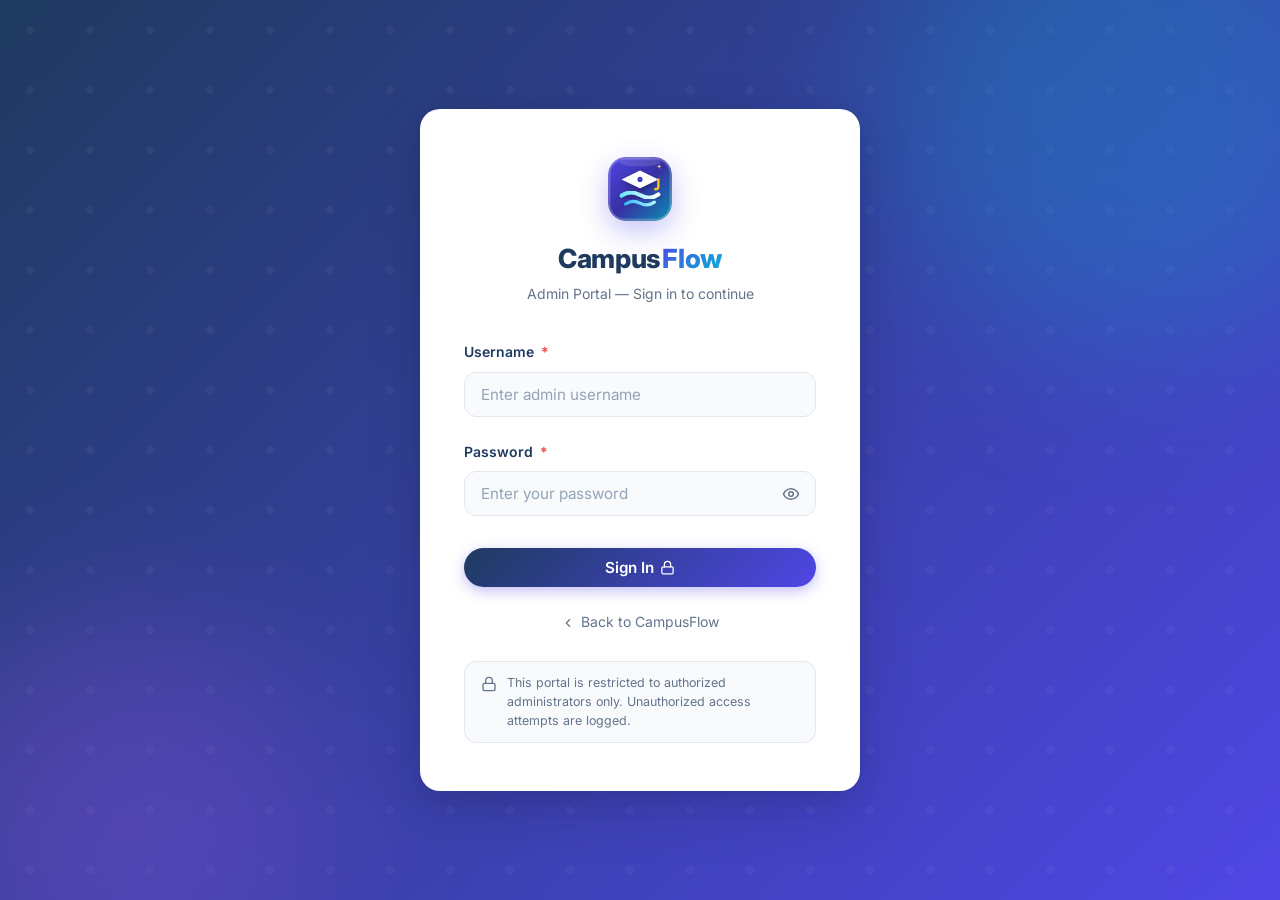
<file: frontend/admin-dashboard.html>
<!DOCTYPE html>
<html lang="en">
<head>
  <meta charset="UTF-8" />
  <meta name="viewport" content="width=device-width, initial-scale=1.0" />
  <title>Admin Dashboard — CampusFlow</title>
  <meta name="description" content="CampusFlow admin dashboard — manage and resolve campus complaints." />
  <link rel="icon" type="image/svg+xml" href="assets/logo.svg" />
  <link rel="stylesheet" href="css/style.css" />
</head>
<body>

  <!-- ══ Dashboard Layout ════════════════════════════════════ -->
  <div class="dashboard-layout">

    <!-- Header -->
    <header class="dashboard-header">
      <div class="dashboard-brand">
        <img src="assets/logo.svg" alt="CampusFlow Logo" class="brand-logo-img" width="32" height="32" />
        <span class="brand-name">Campus<span class="brand-flow">Flow</span></span>
        <span style="
          font-size:.7rem; font-weight:700; background:rgba(255,255,255,.16);
          border-radius:999px; padding:2px 10px; margin-left:6px; letter-spacing:.5px;
        ">ADMIN</span>
      </div>

      <div class="dashboard-header-actions">
        <span class="admin-info" style="display:inline-flex; align-items:center; gap:6px;">
          <svg class="ui-icon" width="14" height="14" viewBox="0 0 24 24"><path d="M19 21v-2a4 4 0 0 0-4-4H9a4 4 0 0 0-4 4v2"/><circle cx="12" cy="7" r="4"/></svg>
          <span id="admin-name">Admin</span>
        </span>
        <button class="btn-logout" id="logout-btn" title="Sign out" style="display:inline-flex; align-items:center; gap:6px;">
          <svg class="ui-icon" width="14" height="14" viewBox="0 0 24 24"><path d="M9 21H5a2 2 0 0 1-2-2V5a2 2 0 0 1 2-2h4"/><polyline points="16 17 21 12 16 7"/><line x1="21" y1="12" x2="9" y2="12"/></svg>
          Logout
        </button>
      </div>
    </header>

    <!-- Main Content -->
    <main class="dashboard-main">

      <!-- Title Row -->
      <div class="dashboard-title-row">
        <div>
          <h1>Complaint Dashboard</h1>
          <p>Review, filter, and resolve student complaints.</p>
        </div>
        <div style="display:flex; gap:8px; align-items:center; flex-wrap:wrap;">
          <button class="filter-btn active" id="view-table-btn" style="padding:6px 14px; font-size:.8rem; display:inline-flex; align-items:center; gap:5px;">
            <svg class="ui-icon" width="13" height="13" viewBox="0 0 24 24"><rect width="18" height="18" x="3" y="3" rx="2"/><path d="M3 9h18M3 15h18M9 3v18M15 3v18"/></svg>
            Table View
          </button>
          <button class="filter-btn" id="view-cards-btn" style="padding:6px 14px; font-size:.8rem; display:inline-flex; align-items:center; gap:5px;">
            <svg class="ui-icon" width="13" height="13" viewBox="0 0 24 24"><rect width="7" height="7" x="3" y="3" rx="1"/><rect width="7" height="7" x="14" y="3" rx="1"/><rect width="7" height="7" x="14" y="14" rx="1"/><rect width="7" height="7" x="3" y="14" rx="1"/></svg>
            Cards View
          </button>
          <button class="btn btn-secondary btn-sm" id="refresh-btn" style="display:inline-flex; align-items:center; gap:6px; padding:6px 14px; font-size:.8rem;">
            <svg class="ui-icon" width="13" height="13" viewBox="0 0 24 24"><path d="M3 12a9 9 0 0 1 9-9 9.75 9.75 0 0 1 6.74 2.74L21 8"/><path d="M21 3v5h-5"/><path d="M21 12a9 9 0 0 1-9 9 9.75 9.75 0 0 1-6.74-2.74L3 16"/><path d="M8 16H3v5"/></svg>
            Refresh
          </button>
        </div>
      </div>

      <!-- Dashboard Stats -->
      <div class="dash-stats">
        <div class="dash-stat-card">
          <div class="dash-stat-label">Total Tickets</div>
          <div class="dash-stat-value total" id="stat-total">—</div>
        </div>
        <div class="dash-stat-card">
          <div class="dash-stat-label">
            <svg class="ui-icon" width="13" height="13" viewBox="0 0 24 24" style="color:#f59e0b;"><circle cx="12" cy="12" r="10"/><polyline points="12 6 12 12 16 14"/></svg>
            Pending
          </div>
          <div class="dash-stat-value pending" id="stat-pending">—</div>
        </div>
        <div class="dash-stat-card">
          <div class="dash-stat-label">
            <svg class="ui-icon" width="13" height="13" viewBox="0 0 24 24" style="color:#10b981;"><path d="M22 11.08V12a10 10 0 1 1-5.93-9.14"/><polyline points="22 4 12 14.01 9 11.01"/></svg>
            Resolved
          </div>
          <div class="dash-stat-value resolved" id="stat-resolved">—</div>
        </div>
        <div class="dash-stat-card">
          <div class="dash-stat-label">
            <span class="dot dot-high"></span>
            High Urgency
          </div>
          <div class="dash-stat-value high" id="stat-high">—</div>
        </div>
      </div>

      <!-- Filter Row -->
      <div class="filter-row">
        <span class="filter-group-label">Status:</span>
        <button class="filter-btn active" data-status-filter="all">All</button>
        <button class="filter-btn" data-status-filter="pending">
          <svg class="ui-icon" width="13" height="13" viewBox="0 0 24 24"><circle cx="12" cy="12" r="10"/><polyline points="12 6 12 12 16 14"/></svg>
          Pending
        </button>
        <button class="filter-btn" data-status-filter="resolved">
          <svg class="ui-icon" width="13" height="13" viewBox="0 0 24 24"><polyline points="20 6 9 17 4 12"/></svg>
          Resolved
        </button>

        <div class="filter-divider"></div>

        <span class="filter-group-label">Urgency:</span>
        <button class="filter-btn active" data-urgency-filter="all">All</button>
        <button class="filter-btn" data-urgency-filter="High"><span class="dot dot-high"></span> High</button>
        <button class="filter-btn" data-urgency-filter="Medium"><span class="dot dot-medium"></span> Medium</button>
        <button class="filter-btn" data-urgency-filter="Low"><span class="dot dot-low"></span> Low</button>
      </div>

      <!-- Loading Spinner -->
      <div class="spinner-wrap" id="spinner" style="display:none;">
        <div class="spinner"></div>
        <span>Loading tickets…</span>
      </div>

      <!-- Tickets Container -->
      <div class="tickets-container" id="tickets-grid">
        <!-- Rendered by admin.js -->
        <div class="empty-state">
          <div class="empty-icon">
            <svg width="36" height="36" viewBox="0 0 24 24" fill="none" stroke="var(--primary)" stroke-width="2" stroke-linecap="round" stroke-linejoin="round"><rect width="20" height="16" x="2" y="4" rx="2"/><path d="m22 7-8.97 5.7a1.94 1.94 0 0 1-2.06 0L2 7"/></svg>
          </div>
          <h3>Loading tickets…</h3>
          <p>Please wait while we fetch complaints.</p>
        </div>
      </div>

      <!-- ══ Ticket Detail Modal ══════════════════════════════════ -->
      <div class="modal-overlay" id="ticket-modal-overlay">
        <div class="modal modal-detail" id="ticket-modal">
          <div class="modal-header">
            <div class="modal-title-wrap">
              <h2 id="modal-ticket-id">Ticket Details</h2>
              <span id="modal-ticket-status"></span>
            </div>
            <button class="modal-close-btn" id="modal-close-btn" aria-label="Close modal">
              <svg class="ui-icon" width="16" height="16" viewBox="0 0 24 24"><path d="M18 6 6 18M6 6l12 12"/></svg>
            </button>
          </div>
          <div class="modal-body" id="modal-body">
            <!-- Injected by admin.js -->
          </div>
          <div class="modal-footer" id="modal-footer">
            <!-- Injected by admin.js -->
          </div>
        </div>
      </div>

    </main>

    <!-- Footer -->
    <footer class="footer">
      <p>© 2025 <strong>CampusFlow</strong> Admin Portal — Authorized use only.</p>
    </footer>

  </div>

  <!-- ══ Scripts ═════════════════════════════════════════════ -->
  <script src="js/api.js"></script>
  <script src="js/admin.js"></script>
</body>
</html>
</file>
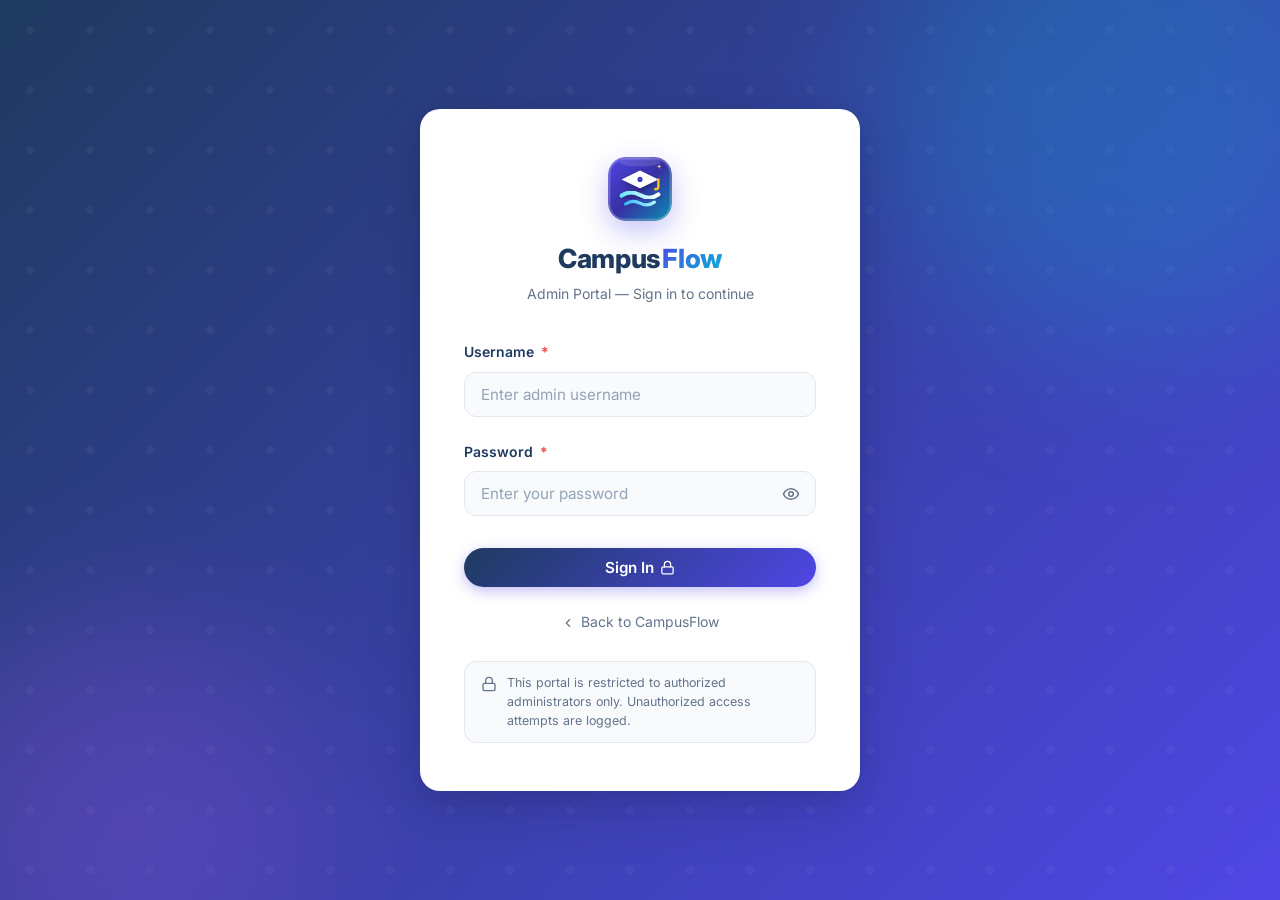
<file: frontend/admin-login.html>
<!DOCTYPE html>
<html lang="en">
<head>
  <meta charset="UTF-8" />
  <meta name="viewport" content="width=device-width, initial-scale=1.0" />
  <title>Admin Login — CampusFlow</title>
  <meta name="description" content="Admin portal login for CampusFlow complaint management." />
  <link rel="icon" type="image/svg+xml" href="assets/logo.svg" />
  <link rel="stylesheet" href="css/style.css" />
</head>
<body>

  <!-- ══ Full-Page Auth Layout ═══════════════════════════════ -->
  <div class="auth-page">
    <div class="auth-blob auth-blob-1"></div>
    <div class="auth-blob auth-blob-2"></div>

    <div class="auth-card">

      <!-- Logo -->
      <div class="auth-logo">
        <img src="assets/logo.svg" alt="CampusFlow Logo" class="auth-logo-img" width="64" height="64" />
        <h1 class="brand-name" style="font-size: 1.65rem;">Campus<span class="brand-flow">Flow</span></h1>
        <p>Admin Portal — Sign in to continue</p>
      </div>

      <!-- Error Box -->
      <div class="auth-error" id="login-error" role="alert" style="display:none; align-items:center; gap:8px;">
        <svg class="ui-icon" width="16" height="16" viewBox="0 0 24 24" style="color:var(--danger);"><path d="m21.73 18-8-14a2 2 0 0 0-3.48 0l-8 14A2 2 0 0 0 4 21h16a2 2 0 0 0 1.73-3Z"/><line x1="12" y1="9" x2="12" y2="13"/><line x1="12" y1="17" x2="12.01" y2="17"/></svg>
        <span class="error-msg">Invalid credentials. Please try again.</span>
      </div>

      <!-- Login Form -->
      <form id="login-form" novalidate>
        <div class="form-group">
          <label class="form-label" for="username">
            Username <span class="required">*</span>
          </label>
          <input
            type="text"
            id="username"
            class="form-control"
            placeholder="Enter admin username"
            autocomplete="username"
            required
          />
        </div>

        <div class="form-group">
          <label class="form-label" for="password">
            Password <span class="required">*</span>
          </label>
          <div style="position:relative;">
            <input
              type="password"
              id="password"
              class="form-control"
              placeholder="Enter your password"
              autocomplete="current-password"
              required
              style="padding-right: 48px;"
            />
            <button
              type="button"
              id="toggle-password"
              aria-label="Toggle password visibility"
              style="
                position:absolute; right:12px; top:50%; transform:translateY(-50%);
                background:none; border:none; cursor:pointer;
                color: var(--text-muted); padding:4px; display:inline-flex; align-items:center; justify-content:center;
              "
            >
              <svg id="eye-icon" width="18" height="18" viewBox="0 0 24 24" fill="none" stroke="currentColor" stroke-width="2" stroke-linecap="round" stroke-linejoin="round"><path d="M2 12s3-7 10-7 10 7 10 7-3 7-10 7-10-7-10-7Z"/><circle cx="12" cy="12" r="3"/></svg>
            </button>
          </div>
        </div>

        <button class="btn btn-primary btn-full" type="submit" id="login-btn" style="margin-top:8px;">
          <span id="login-btn-text" style="display:inline-flex; align-items:center; justify-content:center; gap:6px;">
            Sign In
            <svg class="ui-icon" width="15" height="15" viewBox="0 0 24 24" style="stroke:#fff;"><rect width="18" height="11" x="3" y="11" rx="2" ry="2"/><path d="M7 11V7a5 5 0 0 1 10 0v4"/></svg>
          </span>
        </button>
      </form>

      <!-- Back Link -->
      <div style="text-align:center; margin-top:24px;">
        <a
          href="index.html"
          style="font-size:.875rem; color:var(--text-muted); display:inline-flex; align-items:center; gap:6px; transition:var(--transition);"
          onmouseover="this.style.color='var(--accent)'"
          onmouseout="this.style.color='var(--text-muted)'"
        >
          <svg class="ui-icon" width="14" height="14" viewBox="0 0 24 24"><path d="m15 18-6-6 6-6"/></svg>
          Back to CampusFlow
        </a>
      </div>

      <!-- Security Note -->
      <div style="
        margin-top: 24px;
        padding: 12px 16px;
        background: var(--bg);
        border-radius: var(--radius);
        border: 1px solid var(--border);
        display:flex; align-items:flex-start; gap:10px;
      ">
        <svg class="ui-icon" width="16" height="16" viewBox="0 0 24 24" style="color:var(--text-muted);margin-top:2px;"><rect width="18" height="11" x="3" y="11" rx="2" ry="2"/><path d="M7 11V7a5 5 0 0 1 10 0v4"/></svg>
        <p style="font-size:.78rem; color:var(--text-muted); line-height:1.5; margin:0;">
          This portal is restricted to authorized administrators only.
          Unauthorized access attempts are logged.
        </p>
      </div>

    </div>
  </div>

  <!-- ══ Scripts ═════════════════════════════════════════════ -->
  <script src="js/api.js"></script>
  <script src="js/admin.js"></script>
  <script>
    /* Toggle password visibility */
    const eyeSvg = `<svg width="18" height="18" viewBox="0 0 24 24" fill="none" stroke="currentColor" stroke-width="2" stroke-linecap="round" stroke-linejoin="round"><path d="M2 12s3-7 10-7 10 7 10 7-3 7-10 7-10-7-10-7Z"/><circle cx="12" cy="12" r="3"/></svg>`;
    const eyeOffSvg = `<svg width="18" height="18" viewBox="0 0 24 24" fill="none" stroke="currentColor" stroke-width="2" stroke-linecap="round" stroke-linejoin="round"><path d="M9.88 9.88a3 3 0 1 0 4.24 4.24"/><path d="M10.73 5.08A10.43 10.43 0 0 1 12 5c7 0 10 7 10 7a13.16 13.16 0 0 1-1.67 2.68"/><path d="M6.61 6.61A13.526 13.526 0 0 0 2 12s3 7 10 7a9.74 9.74 0 0 0 5.39-1.61"/><line x1="2" y1="2" x2="22" y2="22"/></svg>`;

    document.getElementById('toggle-password').addEventListener('click', function () {
      const pwd = document.getElementById('password');
      const isHidden = pwd.type === 'password';
      pwd.type = isHidden ? 'text' : 'password';
      this.innerHTML = isHidden ? eyeOffSvg : eyeSvg;
    });
  </script>
</body>
</html>
</file>
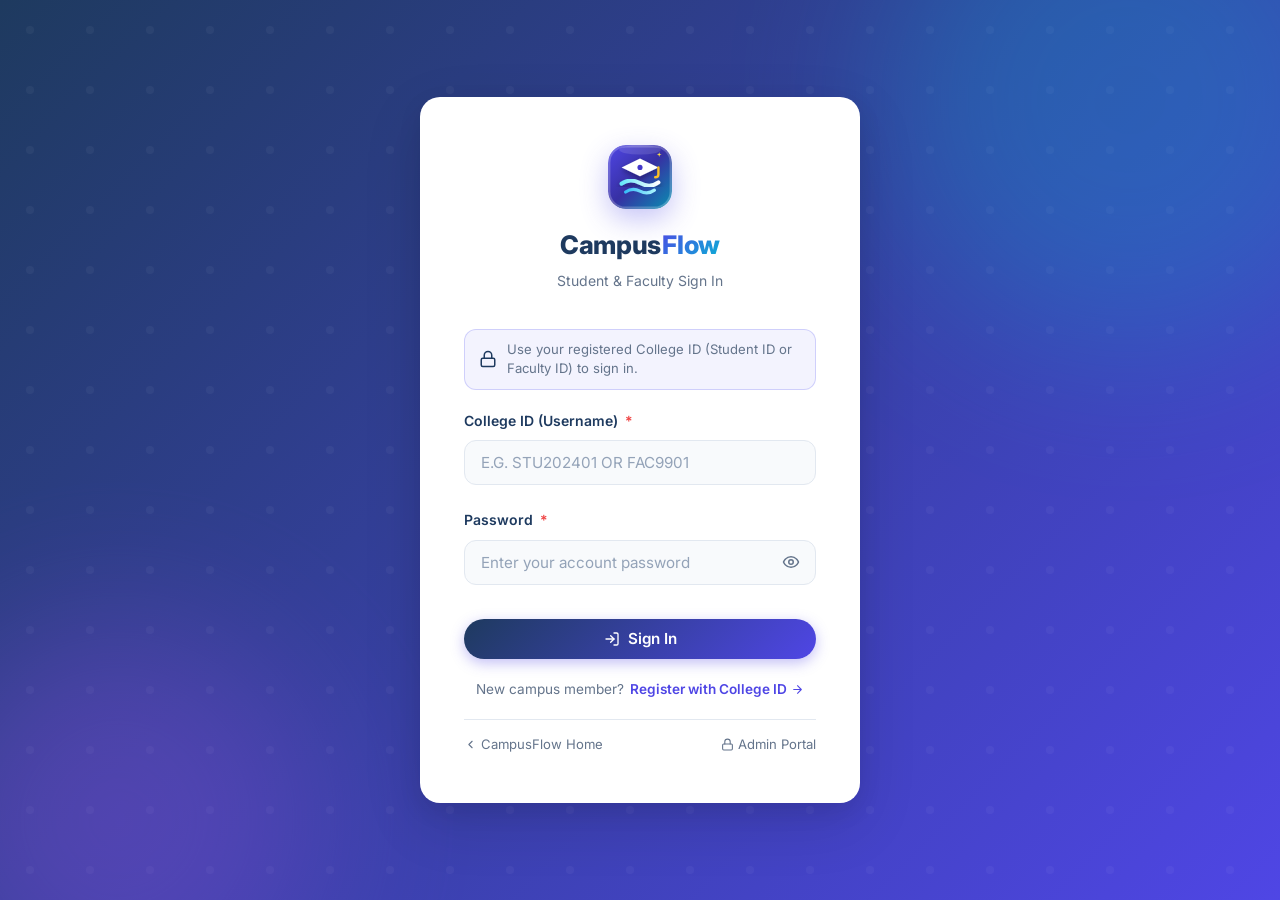
<file: frontend/login.html>
<!DOCTYPE html>
<html lang="en">
<head>
  <meta charset="UTF-8" />
  <meta name="viewport" content="width=device-width, initial-scale=1.0" />
  <title>Sign In — CampusFlow Student &amp; Faculty Portal</title>
  <meta name="description" content="Sign in with your College ID to submit and track campus complaints." />
  <link rel="icon" type="image/svg+xml" href="assets/logo.svg" />
  <link rel="stylesheet" href="css/style.css" />
</head>
<body>

  <!-- ══ Full-Page Auth Layout ═══════════════════════════════ -->
  <div class="auth-page">
    <div class="auth-blob auth-blob-1"></div>
    <div class="auth-blob auth-blob-2"></div>

    <div class="auth-card" style="max-width: 440px;">

      <!-- Logo -->
      <div class="auth-logo">
        <img src="assets/logo.svg" alt="CampusFlow Logo" class="auth-logo-img" width="56" height="56" />
        <h1 class="brand-name" style="font-size: 1.6rem;">Campus<span class="brand-flow">Flow</span></h1>
        <p>Student &amp; Faculty Sign In</p>
      </div>

      <!-- Info Banner -->
      <div style="
        background: rgba(99, 102, 241, 0.08);
        border: 1px solid rgba(99, 102, 241, 0.25);
        border-radius: var(--radius);
        padding: 10px 14px;
        margin-bottom: 20px;
        font-size: 0.82rem;
        color: var(--text-muted);
        line-height: 1.5;
        display: flex;
        align-items: center;
        gap: 10px;
      ">
        <svg class="ui-icon" width="18" height="18" viewBox="0 0 24 24" fill="none" stroke="currentColor" stroke-width="2" stroke-linecap="round" stroke-linejoin="round" style="color:var(--primary); flex-shrink:0;">
          <rect width="18" height="11" x="3" y="11" rx="2" ry="2"/>
          <path d="M7 11V7a5 5 0 0 1 10 0v4"/>
        </svg>
        <span>Use your registered College ID (Student ID or Faculty ID) to sign in.</span>
      </div>

      <!-- Error Box -->
      <div class="auth-error" id="login-error" role="alert" style="display:none; align-items:center; gap:8px;">
        <svg class="ui-icon" width="16" height="16" viewBox="0 0 24 24" fill="none" stroke="currentColor" stroke-width="2" stroke-linecap="round" stroke-linejoin="round" style="color:var(--danger); flex-shrink:0;">
          <circle cx="12" cy="12" r="10"/>
          <line x1="12" y1="8" x2="12" y2="12"/>
          <line x1="12" y1="16" x2="12.01" y2="16"/>
        </svg>
        <span class="error-msg" id="login-error-text">Invalid credentials. Please try again.</span>
      </div>

      <!-- Success Box -->
      <div class="auth-error" id="login-success" role="alert" style="display:none; align-items:center; gap:8px; background: rgba(16, 185, 129, 0.1); border-color: rgba(16, 185, 129, 0.3);">
        <svg class="ui-icon" width="16" height="16" viewBox="0 0 24 24" fill="none" stroke="currentColor" stroke-width="2" stroke-linecap="round" stroke-linejoin="round" style="color:var(--success, #10b981); flex-shrink:0;">
          <path d="M22 11.08V12a10 10 0 1 1-5.93-9.14"/>
          <polyline points="22 4 12 14.01 9 11.01"/>
        </svg>
        <span class="error-msg" id="login-success-text" style="color: #10b981;">Sign in successful! Redirecting…</span>
      </div>

      <!-- Login Form -->
      <form id="login-form" novalidate>

        <!-- College ID (Username) -->
        <div class="form-group">
          <label class="form-label" for="college_id">
            College ID (Username) <span class="required">*</span>
          </label>
          <input
            type="text"
            id="college_id"
            class="form-control"
            placeholder="e.g. STU202401 or FAC9901"
            autocomplete="username"
            required
            style="text-transform: uppercase;"
          />
        </div>

        <!-- Password -->
        <div class="form-group">
          <label class="form-label" for="password">
            Password <span class="required">*</span>
          </label>
          <div style="position:relative;">
            <input
              type="password"
              id="password"
              class="form-control"
              placeholder="Enter your account password"
              autocomplete="current-password"
              required
              style="padding-right: 48px;"
            />
            <button
              type="button"
              id="toggle-password"
              aria-label="Toggle password visibility"
              style="
                position:absolute; right:12px; top:50%; transform:translateY(-50%);
                background:none; border:none; cursor:pointer;
                color: var(--text-muted); padding:4px; display:inline-flex; align-items:center;
              "
            >
              <svg id="eye-icon" width="18" height="18" viewBox="0 0 24 24" fill="none" stroke="currentColor" stroke-width="2" stroke-linecap="round" stroke-linejoin="round">
                <path d="M2 12s3-7 10-7 10 7 10 7-3 7-10 7-10-7-10-7Z"/>
                <circle cx="12" cy="12" r="3"/>
              </svg>
            </button>
          </div>
        </div>

        <button class="btn btn-primary btn-full" type="submit" id="login-btn" style="margin-top:10px;">
          <span id="login-btn-text" style="display:inline-flex; align-items:center; justify-content:center; gap:8px;">
            <svg class="ui-icon" width="16" height="16" viewBox="0 0 24 24" fill="none" stroke="currentColor" stroke-width="2" stroke-linecap="round" stroke-linejoin="round">
              <path d="M15 3h4a2 2 0 0 1 2 2v14a2 2 0 0 1-2 2h-4"/>
              <polyline points="10 17 15 12 10 7"/>
              <line x1="15" y1="12" x2="3" y2="12"/>
            </svg>
            Sign In
          </span>
        </button>
      </form>

      <!-- New Account Link -->
      <div style="text-align:center; margin-top:20px; font-size: 0.85rem; display:flex; align-items:center; justify-content:center; gap:6px;">
        <span style="color: var(--text-muted);">New campus member?</span>
        <a href="register.html" style="color: var(--accent); font-weight: 600; display:inline-flex; align-items:center; gap:4px;">
          Register with College ID
          <svg class="ui-icon" width="13" height="13" viewBox="0 0 24 24" fill="none" stroke="currentColor" stroke-width="2" stroke-linecap="round" stroke-linejoin="round">
            <path d="M5 12h14M12 5l7 7-7 7"/>
          </svg>
        </a>
      </div>

      <!-- Links Row -->
      <div style="display:flex; justify-content:space-between; align-items:center; margin-top:18px; padding-top:14px; border-top:1px solid var(--border); font-size:.82rem;">
        <a href="index.html" style="color:var(--text-muted); display:inline-flex; align-items:center; gap:4px;">
          <svg class="ui-icon" width="13" height="13" viewBox="0 0 24 24" fill="none" stroke="currentColor" stroke-width="2" stroke-linecap="round" stroke-linejoin="round">
            <path d="m15 18-6-6 6-6"/>
          </svg>
          CampusFlow Home
        </a>
        <a href="admin-login.html" style="color:var(--text-muted); display:inline-flex; align-items:center; gap:4px;">
          <svg class="ui-icon" width="13" height="13" viewBox="0 0 24 24" fill="none" stroke="currentColor" stroke-width="2" stroke-linecap="round" stroke-linejoin="round">
            <rect width="18" height="11" x="3" y="11" rx="2" ry="2"/>
            <path d="M7 11V7a5 5 0 0 1 10 0v4"/>
          </svg>
          Admin Portal
        </a>
      </div>

    </div>
  </div>

  <!-- Scripts -->
  <script src="js/api.js"></script>
  <script src="js/auth.js"></script>
  <script>
    // Password visibility toggle
    const toggleBtn = document.getElementById('toggle-password');
    const pwdInput = document.getElementById('password');
    if (toggleBtn && pwdInput) {
      toggleBtn.addEventListener('click', () => {
        const isText = pwdInput.type === 'text';
        pwdInput.type = isText ? 'password' : 'text';
      });
    }

    // Form submit handler
    const form = document.getElementById('login-form');
    const submitBtn = document.getElementById('login-btn');
    const btnText = document.getElementById('login-btn-text');
    const errorBox = document.getElementById('login-error');
    const errorText = document.getElementById('login-error-text');
    const successBox = document.getElementById('login-success');
    const successText = document.getElementById('login-success-text');

    function showError(msg) {
      errorText.textContent = msg;
      errorBox.style.display = 'flex';
      successBox.style.display = 'none';
    }

    function showSuccess(msg) {
      successText.textContent = msg;
      successBox.style.display = 'flex';
      errorBox.style.display = 'none';
    }

    form.addEventListener('submit', async (e) => {
      e.preventDefault();
      errorBox.style.display = 'none';

      const collegeId = document.getElementById('college_id').value.trim();
      const password = document.getElementById('password').value;

      if (!collegeId) return showError('Please enter your College ID.');
      if (!password) return showError('Please enter your password.');

      submitBtn.disabled = true;
      btnText.textContent = 'Signing in…';

      try {
        const result = await loginCampusUser(collegeId, password);

        if (result && result.token && result.user) {
          saveUserSession(result.token, result.user);
          showSuccess(`Welcome back, ${result.user.name}! Redirecting…`);
          setTimeout(() => {
            window.location.href = 'index.html';
          }, 1000);
        } else {
          showError('Invalid login response from server.');
          submitBtn.disabled = false;
          btnText.textContent = 'Sign In';
        }
      } catch (err) {
        showError(err.message || 'Login failed. Please verify your College ID and password.');
        submitBtn.disabled = false;
        btnText.innerHTML = `
          <svg class="ui-icon" width="16" height="16" viewBox="0 0 24 24" fill="none" stroke="currentColor" stroke-width="2" stroke-linecap="round" stroke-linejoin="round">
            <path d="M15 3h4a2 2 0 0 1 2 2v14a2 2 0 0 1-2 2h-4"/>
            <polyline points="10 17 15 12 10 7"/>
            <line x1="15" y1="12" x2="3" y2="12"/>
          </svg>
          Sign In
        `;
      }
    });
  </script>
</body>
</html>
</file>
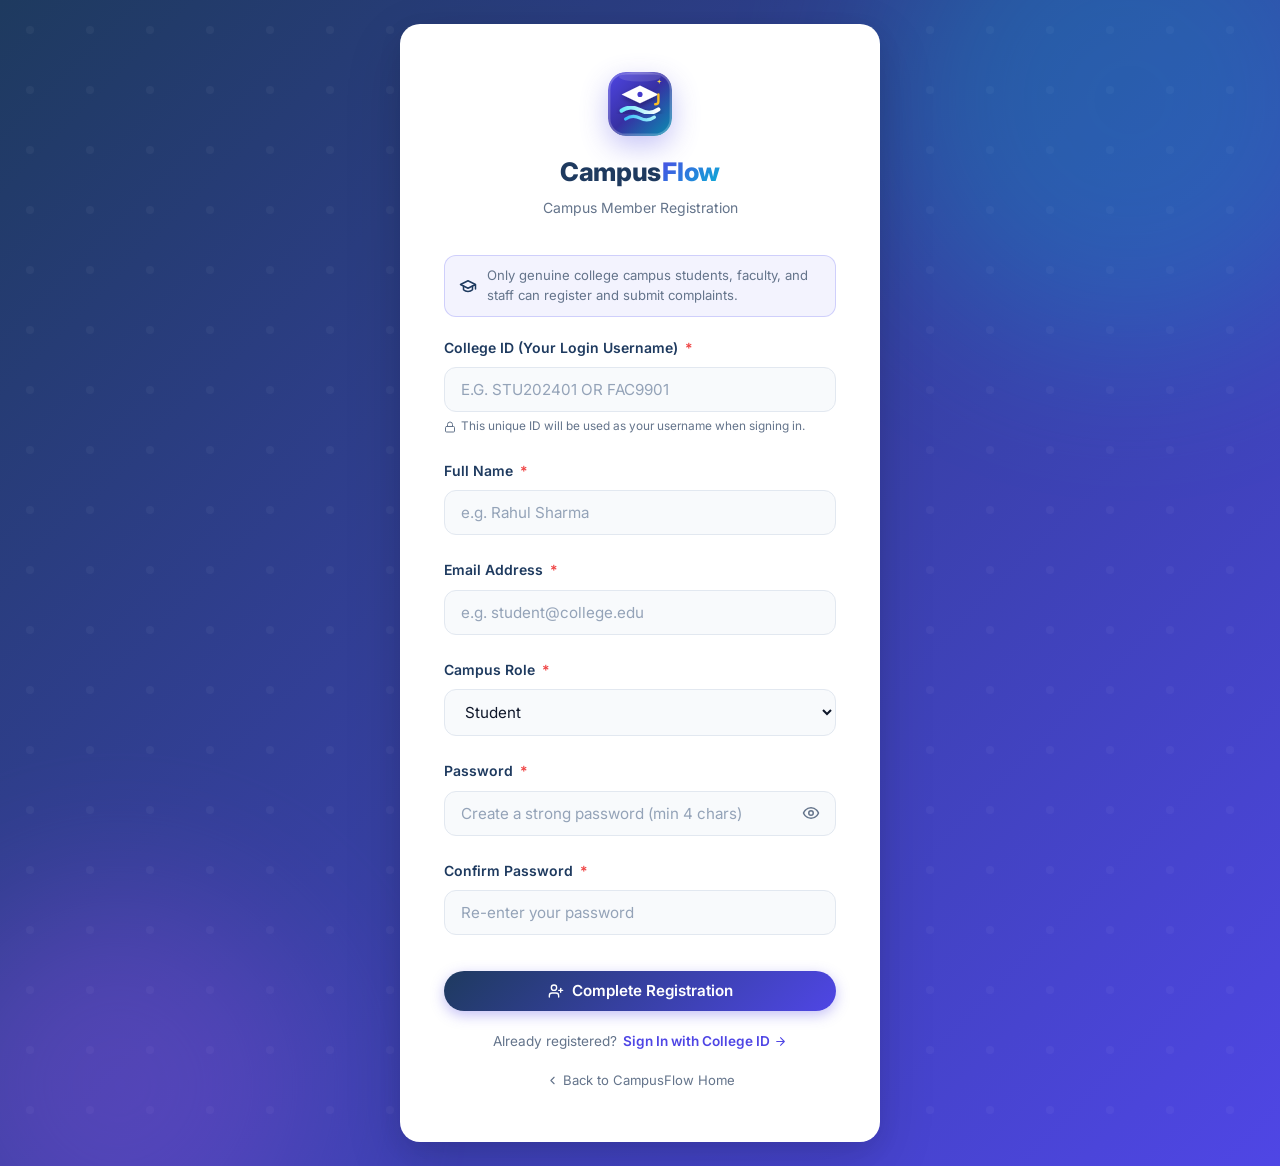
<file: frontend/register.html>
<!DOCTYPE html>
<html lang="en">
<head>
  <meta charset="UTF-8" />
  <meta name="viewport" content="width=device-width, initial-scale=1.0" />
  <title>Register — CampusFlow Student &amp; Faculty Portal</title>
  <meta name="description" content="Register with your College ID to submit and track campus complaints." />
  <link rel="icon" type="image/svg+xml" href="assets/logo.svg" />
  <link rel="stylesheet" href="css/style.css" />
</head>
<body>

  <!-- ══ Full-Page Auth Layout ═══════════════════════════════ -->
  <div class="auth-page">
    <div class="auth-blob auth-blob-1"></div>
    <div class="auth-blob auth-blob-2"></div>

    <div class="auth-card" style="max-width: 480px;">

      <!-- Logo -->
      <div class="auth-logo">
        <img src="assets/logo.svg" alt="CampusFlow Logo" class="auth-logo-img" width="56" height="56" />
        <h1 class="brand-name" style="font-size: 1.6rem;">Campus<span class="brand-flow">Flow</span></h1>
        <p>Campus Member Registration</p>
      </div>

      <!-- Info Banner -->
      <div style="
        background: rgba(99, 102, 241, 0.08);
        border: 1px solid rgba(99, 102, 241, 0.25);
        border-radius: var(--radius);
        padding: 10px 14px;
        margin-bottom: 20px;
        font-size: 0.82rem;
        color: var(--text-muted);
        line-height: 1.5;
        display: flex;
        align-items: center;
        gap: 10px;
      ">
        <svg class="ui-icon" width="18" height="18" viewBox="0 0 24 24" fill="none" stroke="currentColor" stroke-width="2" stroke-linecap="round" stroke-linejoin="round" style="color:var(--primary); flex-shrink:0;">
          <path d="M22 10v6M2 10l10-5 10 5-10 5z"/>
          <path d="M6 12v5c3 3 9 3 12 0v-5"/>
        </svg>
        <span>Only genuine college campus students, faculty, and staff can register and submit complaints.</span>
      </div>

      <!-- Error Box -->
      <div class="auth-error" id="register-error" role="alert" style="display:none; align-items:center; gap:8px;">
        <svg class="ui-icon" width="16" height="16" viewBox="0 0 24 24" fill="none" stroke="currentColor" stroke-width="2" stroke-linecap="round" stroke-linejoin="round" style="color:var(--danger); flex-shrink:0;">
          <circle cx="12" cy="12" r="10"/>
          <line x1="12" y1="8" x2="12" y2="12"/>
          <line x1="12" y1="16" x2="12.01" y2="16"/>
        </svg>
        <span class="error-msg" id="register-error-text">Registration error.</span>
      </div>

      <!-- Success Box -->
      <div class="auth-error" id="register-success" role="alert" style="display:none; align-items:center; gap:8px; background: rgba(16, 185, 129, 0.1); border-color: rgba(16, 185, 129, 0.3);">
        <svg class="ui-icon" width="16" height="16" viewBox="0 0 24 24" fill="none" stroke="currentColor" stroke-width="2" stroke-linecap="round" stroke-linejoin="round" style="color:var(--success, #10b981); flex-shrink:0;">
          <path d="M22 11.08V12a10 10 0 1 1-5.93-9.14"/>
          <polyline points="22 4 12 14.01 9 11.01"/>
        </svg>
        <span class="error-msg" id="register-success-text" style="color: #10b981;">Registration successful! Redirecting…</span>
      </div>

      <!-- Registration Form -->
      <form id="register-form" novalidate>

        <!-- College ID (Unique Username) -->
        <div class="form-group">
          <label class="form-label" for="college_id">
            College ID (Your Login Username) <span class="required">*</span>
          </label>
          <input
            type="text"
            id="college_id"
            class="form-control"
            placeholder="e.g. STU202401 or FAC9901"
            autocomplete="username"
            required
            style="text-transform: uppercase;"
          />
          <div style="font-size: 0.74rem; color: var(--text-muted); margin-top: 5px; display:flex; align-items:center; gap:5px;">
            <svg class="ui-icon" width="12" height="12" viewBox="0 0 24 24" fill="none" stroke="currentColor" stroke-width="2" stroke-linecap="round" stroke-linejoin="round">
              <rect width="18" height="11" x="3" y="11" rx="2" ry="2"/>
              <path d="M7 11V7a5 5 0 0 1 10 0v4"/>
            </svg>
            This unique ID will be used as your username when signing in.
          </div>
        </div>

        <!-- Full Name -->
        <div class="form-group">
          <label class="form-label" for="fullname">
            Full Name <span class="required">*</span>
          </label>
          <input
            type="text"
            id="fullname"
            class="form-control"
            placeholder="e.g. Rahul Sharma"
            autocomplete="name"
            required
          />
        </div>

        <!-- Email -->
        <div class="form-group">
          <label class="form-label" for="email">
            Email Address <span class="required">*</span>
          </label>
          <input
            type="email"
            id="email"
            class="form-control"
            placeholder="e.g. student@college.edu"
            autocomplete="email"
            required
          />
        </div>

        <!-- User Type -->
        <div class="form-group">
          <label class="form-label" for="user_type">
            Campus Role <span class="required">*</span>
          </label>
          <select id="user_type" class="form-control" required style="cursor: pointer;">
            <option value="student">Student</option>
            <option value="faculty">Faculty / Professor</option>
            <option value="staff">Campus Staff</option>
          </select>
        </div>

        <!-- Password -->
        <div class="form-group">
          <label class="form-label" for="password">
            Password <span class="required">*</span>
          </label>
          <div style="position:relative;">
            <input
              type="password"
              id="password"
              class="form-control"
              placeholder="Create a strong password (min 4 chars)"
              autocomplete="new-password"
              required
              style="padding-right: 48px;"
            />
            <button
              type="button"
              id="toggle-password"
              aria-label="Toggle password visibility"
              style="
                position:absolute; right:12px; top:50%; transform:translateY(-50%);
                background:none; border:none; cursor:pointer;
                color: var(--text-muted); padding:4px; display:inline-flex; align-items:center;
              "
            >
              <svg id="eye-icon" width="18" height="18" viewBox="0 0 24 24" fill="none" stroke="currentColor" stroke-width="2" stroke-linecap="round" stroke-linejoin="round">
                <path d="M2 12s3-7 10-7 10 7 10 7-3 7-10 7-10-7-10-7Z"/>
                <circle cx="12" cy="12" r="3"/>
              </svg>
            </button>
          </div>
        </div>

        <!-- Confirm Password -->
        <div class="form-group">
          <label class="form-label" for="confirm_password">
            Confirm Password <span class="required">*</span>
          </label>
          <input
            type="password"
            id="confirm_password"
            class="form-control"
            placeholder="Re-enter your password"
            autocomplete="new-password"
            required
          />
        </div>

        <button class="btn btn-primary btn-full" type="submit" id="register-btn" style="margin-top:12px;">
          <span id="register-btn-text" style="display:inline-flex; align-items:center; justify-content:center; gap:8px;">
            <svg class="ui-icon" width="16" height="16" viewBox="0 0 24 24" fill="none" stroke="currentColor" stroke-width="2" stroke-linecap="round" stroke-linejoin="round">
              <path d="M16 21v-2a4 4 0 0 0-4-4H6a4 4 0 0 0-4 4v2"/>
              <circle cx="9" cy="7" r="4"/>
              <line x1="19" y1="8" x2="19" y2="14"/>
              <line x1="22" y1="11" x2="16" y2="11"/>
            </svg>
            Complete Registration
          </span>
        </button>
      </form>

      <!-- Already Registered Link -->
      <div style="text-align:center; margin-top:20px; font-size: 0.85rem; display:flex; align-items:center; justify-content:center; gap:6px;">
        <span style="color: var(--text-muted);">Already registered?</span>
        <a href="login.html" style="color: var(--accent); font-weight: 600; display:inline-flex; align-items:center; gap:4px;">
          Sign In with College ID
          <svg class="ui-icon" width="13" height="13" viewBox="0 0 24 24" fill="none" stroke="currentColor" stroke-width="2" stroke-linecap="round" stroke-linejoin="round">
            <path d="M5 12h14M12 5l7 7-7 7"/>
          </svg>
        </a>
      </div>

      <!-- Back Link -->
      <div style="text-align:center; margin-top:16px;">
        <a href="index.html" style="font-size:.82rem; color:var(--text-muted); display:inline-flex; align-items:center; gap:4px;">
          <svg class="ui-icon" width="13" height="13" viewBox="0 0 24 24" fill="none" stroke="currentColor" stroke-width="2" stroke-linecap="round" stroke-linejoin="round">
            <path d="m15 18-6-6 6-6"/>
          </svg>
          Back to CampusFlow Home
        </a>
      </div>

    </div>
  </div>

  <!-- Scripts -->
  <script src="js/api.js"></script>
  <script src="js/auth.js"></script>
  <script>
    // Password visibility toggle
    const toggleBtn = document.getElementById('toggle-password');
    const pwdInput = document.getElementById('password');
    if (toggleBtn && pwdInput) {
      toggleBtn.addEventListener('click', () => {
        const isText = pwdInput.type === 'text';
        pwdInput.type = isText ? 'password' : 'text';
      });
    }

    // Form submit handler
    const form = document.getElementById('register-form');
    const submitBtn = document.getElementById('register-btn');
    const btnText = document.getElementById('register-btn-text');
    const errorBox = document.getElementById('register-error');
    const errorText = document.getElementById('register-error-text');
    const successBox = document.getElementById('register-success');
    const successText = document.getElementById('register-success-text');

    function showError(msg) {
      errorText.textContent = msg;
      errorBox.style.display = 'flex';
      successBox.style.display = 'none';
    }

    function showSuccess(msg) {
      successText.textContent = msg;
      successBox.style.display = 'flex';
      errorBox.style.display = 'none';
    }

    form.addEventListener('submit', async (e) => {
      e.preventDefault();
      errorBox.style.display = 'none';

      const collegeId = document.getElementById('college_id').value.trim().toUpperCase();
      const name = document.getElementById('fullname').value.trim();
      const email = document.getElementById('email').value.trim();
      const userType = document.getElementById('user_type').value;
      const password = document.getElementById('password').value;
      const confirmPwd = document.getElementById('confirm_password').value;

      if (!collegeId) return showError('Please enter your College ID.');
      if (!name) return showError('Please enter your full name.');
      if (!email) return showError('Please enter your email address.');
      if (!password) return showError('Please create a password.');
      if (password.length < 4) return showError('Password must be at least 4 characters long.');
      if (password !== confirmPwd) return showError('Passwords do not match. Please re-check.');

      submitBtn.disabled = true;
      btnText.textContent = 'Registering…';

      try {
        const result = await registerCampusUser({
          college_id: collegeId,
          name: name,
          email: email,
          user_type: userType,
          password: password,
        });

        if (result && result.token && result.user) {
          saveUserSession(result.token, result.user);
          showSuccess(`Welcome, ${result.user.name}! Registered with ID: ${result.user.college_id}. Redirecting…`);
          setTimeout(() => {
            window.location.href = 'index.html';
          }, 1200);
        } else {
          showSuccess('Registration complete! Please log in.');
          setTimeout(() => {
            window.location.href = 'login.html';
          }, 1200);
        }
      } catch (err) {
        showError(err.message || 'Registration failed. Please try again.');
        submitBtn.disabled = false;
        btnText.innerHTML = `
          <svg class="ui-icon" width="16" height="16" viewBox="0 0 24 24" fill="none" stroke="currentColor" stroke-width="2" stroke-linecap="round" stroke-linejoin="round">
            <path d="M16 21v-2a4 4 0 0 0-4-4H6a4 4 0 0 0-4 4v2"/>
            <circle cx="9" cy="7" r="4"/>
            <line x1="19" y1="8" x2="19" y2="14"/>
            <line x1="22" y1="11" x2="16" y2="11"/>
          </svg>
          Complete Registration
        `;
      }
    });
  </script>
</body>
</html>
</file>
<file: frontend/css/style.css>
/* ============================================================
   CampusFlow — Main Stylesheet
   ============================================================ */

@import url('https://fonts.googleapis.com/css2?family=Inter:wght@300;400;500;600;700;800&display=swap');

/* ── CSS Variables ─────────────────────────────────────────── */
:root {
  --primary:     #1e3a5f;
  --primary-light: #2a4f82;
  --accent:      #4f46e5;
  --accent-light: #6366f1;
  --cyan:        #06b6d4;
  --danger:      #ef4444;
  --warning:     #f59e0b;
  --success:     #10b981;
  --bg:          #f8fafc;
  --surface:     #ffffff;
  --border:      #e2e8f0;
  --text:        #0f172a;
  --text-muted:  #64748b;
  --text-light:  #94a3b8;
  --shadow-sm:   0 1px 3px rgba(0,0,0,.08), 0 1px 2px rgba(0,0,0,.06);
  --shadow-md:   0 4px 16px rgba(0,0,0,.10), 0 2px 6px rgba(0,0,0,.07);
  --shadow-lg:   0 20px 60px rgba(0,0,0,.12), 0 8px 24px rgba(0,0,0,.08);
  --radius:      12px;
  --radius-lg:   20px;
  --radius-full: 9999px;
  --transition:  all .22s cubic-bezier(.4,0,.2,1);
  --hero-gradient: linear-gradient(135deg, #1e3a5f 0%, #4f46e5 100%);
  --accent-gradient: linear-gradient(135deg, #4f46e5 0%, #06b6d4 100%);
}

/* ── Reset & Base ──────────────────────────────────────────── */
*, *::before, *::after { box-sizing: border-box; margin: 0; padding: 0; }

html { scroll-behavior: smooth; font-size: 16px; }

body {
  font-family: 'Inter', system-ui, -apple-system, sans-serif;
  background: var(--bg);
  color: var(--text);
  line-height: 1.6;
  -webkit-font-smoothing: antialiased;
}

img { max-width: 100%; display: block; }
a  { color: inherit; text-decoration: none; }
ul { list-style: none; }
button { cursor: pointer; font-family: inherit; border: none; background: none; }
input, textarea, select { font-family: inherit; }

/* ── Scrollbar ─────────────────────────────────────────────── */
::-webkit-scrollbar { width: 6px; }
::-webkit-scrollbar-track { background: transparent; }
::-webkit-scrollbar-thumb { background: var(--border); border-radius: 99px; }

/* ── Navbar ────────────────────────────────────────────────── */
.navbar {
  position: sticky;
  top: 0;
  z-index: 100;
  background: rgba(255,255,255,.92);
  backdrop-filter: blur(12px);
  -webkit-backdrop-filter: blur(12px);
  border-bottom: 1px solid var(--border);
  padding: 0 5vw;
  height: 64px;
  display: flex;
  align-items: center;
  justify-content: space-between;
  box-shadow: var(--shadow-sm);
}

.navbar-brand {
  display: flex;
  align-items: center;
  gap: 10px;
  font-weight: 800;
  font-size: 1.25rem;
  color: var(--text);
  letter-spacing: -.4px;
  text-decoration: none;
}

.navbar-brand:hover {
  color: var(--text);
}

.brand-logo-img {
  width: 36px;
  height: 36px;
  border-radius: 10px;
  display: block;
  flex-shrink: 0;
  box-shadow: 0 4px 14px rgba(79, 70, 229, 0.25);
  transition: transform 0.2s cubic-bezier(0.34, 1.56, 0.64, 1), box-shadow 0.2s ease;
}

.navbar-brand:hover .brand-logo-img {
  transform: translateY(-1px) scale(1.04);
  box-shadow: 0 6px 18px rgba(79, 70, 229, 0.36);
}

.brand-name {
  font-weight: 800;
  letter-spacing: -0.025em;
  color: #0f172a;
  display: inline-flex;
  align-items: center;
}

.brand-flow {
  background: linear-gradient(135deg, #4f46e5 0%, #06b6d4 100%);
  -webkit-background-clip: text;
  -webkit-text-fill-color: transparent;
  display: inline-block;
  margin-left: 1px;
}

.navbar-brand .brand-icon {
  width: 36px;
  height: 36px;
  background: var(--hero-gradient);
  border-radius: 10px;
  display: flex;
  align-items: center;
  justify-content: center;
  font-size: 1.1rem;
  color: #fff;
  flex-shrink: 0;
  box-shadow: 0 4px 12px rgba(79, 70, 229, 0.25);
}

.navbar-brand .brand-icon svg,
.dashboard-brand .brand-icon svg {
  width: 20px;
  height: 20px;
  stroke: #ffffff;
  display: block;
}

.auth-logo-img {
  width: 64px;
  height: 64px;
  border-radius: 18px;
  display: block;
  margin: 0 auto 16px;
  box-shadow: 0 10px 28px rgba(79, 70, 229, 0.32);
  transition: transform 0.25s cubic-bezier(0.34, 1.56, 0.64, 1), box-shadow 0.25s ease;
}

.auth-logo-img:hover {
  transform: translateY(-2px) scale(1.05);
  box-shadow: 0 14px 34px rgba(79, 70, 229, 0.42);
}

.auth-logo-icon svg {
  width: 34px;
  height: 34px;
  stroke: #ffffff;
  display: block;
}

.hero-badge .hero-badge-icon {
  display: inline-flex;
  align-items: center;
  justify-content: center;
  color: var(--primary);
  margin-right: 2px;
}

.hero-badge .hero-badge-icon svg {
  width: 15px;
  height: 15px;
  stroke: currentColor;
}

.navbar-nav {
  display: flex;
  align-items: center;
  gap: 8px;
}

/* ── Mobile Navbar Toggle ──────────────────────────────────── */
.navbar-toggle {
  display: none;
  align-items: center;
  justify-content: center;
  width: 42px;
  height: 42px;
  border-radius: var(--radius);
  border: 1px solid var(--border);
  background: var(--surface);
  color: var(--text);
  cursor: pointer;
  padding: 0;
  transition: var(--transition);
  flex-shrink: 0;
}

.navbar-toggle:hover {
  background: var(--bg);
  border-color: var(--accent);
  color: var(--accent);
}

.navbar-toggle svg {
  width: 22px;
  height: 22px;
  stroke: currentColor;
  display: block;
}

.navbar-mobile-overlay {
  display: none;
  position: fixed;
  inset: 0;
  background: rgba(15, 23, 42, 0.45);
  backdrop-filter: blur(4px);
  -webkit-backdrop-filter: blur(4px);
  z-index: 99;
}

.navbar-mobile-overlay.active {
  display: block;
}

.nav-link {
  padding: 8px 16px;
  border-radius: var(--radius-full);
  font-size: .9rem;
  font-weight: 500;
  color: var(--text-muted);
  transition: var(--transition);
}
.nav-link:hover { background: var(--bg); color: var(--primary); }
.nav-link.active { background: var(--accent); color: #fff; }

.btn-nav-admin {
  padding: 8px 18px;
  border-radius: var(--radius-full);
  background: var(--hero-gradient);
  color: #fff;
  font-weight: 600;
  font-size: .875rem;
  transition: var(--transition);
  box-shadow: 0 2px 8px rgba(79,70,229,.3);
}
.btn-nav-admin:hover { opacity: .9; transform: translateY(-1px); box-shadow: 0 4px 16px rgba(79,70,229,.4); }

/* ── Hero ──────────────────────────────────────────────────── */
.hero {
  background: var(--hero-gradient);
  padding: 80px 5vw 90px;
  position: relative;
  overflow: hidden;
  text-align: center;
}

.hero::before {
  content: '';
  position: absolute;
  inset: 0;
  background: url("data:image/svg+xml,%3Csvg width='60' height='60' viewBox='0 0 60 60' xmlns='http://www.w3.org/2000/svg'%3E%3Cg fill='none' fill-rule='evenodd'%3E%3Cg fill='%23ffffff' fill-opacity='0.04'%3E%3Ccircle cx='30' cy='30' r='4'/%3E%3C/g%3E%3C/g%3E%3C/svg%3E");
  pointer-events: none;
}

.hero-blob {
  position: absolute;
  border-radius: 50%;
  filter: blur(80px);
  opacity: .2;
  pointer-events: none;
}
.hero-blob-1 { width: 400px; height: 400px; background: var(--cyan); top: -100px; right: -80px; }
.hero-blob-2 { width: 300px; height: 300px; background: #a855f7; bottom: -80px; left: -60px; }

.hero-content { position: relative; z-index: 1; max-width: 640px; margin: 0 auto; }

.hero-badge {
  display: inline-flex;
  align-items: center;
  gap: 8px;
  background: rgba(255,255,255,.15);
  border: 1px solid rgba(255,255,255,.25);
  backdrop-filter: blur(8px);
  border-radius: var(--radius-full);
  padding: 6px 16px;
  font-size: .8rem;
  font-weight: 600;
  color: rgba(255,255,255,.9);
  letter-spacing: .5px;
  text-transform: uppercase;
  margin-bottom: 24px;
}

.hero h1 {
  font-size: clamp(2rem, 5vw, 3.2rem);
  font-weight: 800;
  color: #fff;
  line-height: 1.15;
  letter-spacing: -.5px;
  margin-bottom: 16px;
}

.hero h1 span {
  background: linear-gradient(90deg, #a5f3fc, #e0e7ff);
  -webkit-background-clip: text;
  -webkit-text-fill-color: transparent;
  background-clip: text;
}

.hero p {
  font-size: 1.1rem;
  color: rgba(255,255,255,.75);
  max-width: 480px;
  margin: 0 auto 40px;
  line-height: 1.7;
}

/* ── Stats Bar ─────────────────────────────────────────────── */
.stats-bar {
  background: #fff;
  border-radius: var(--radius-lg);
  box-shadow: var(--shadow-lg);
  padding: 24px 40px;
  display: flex;
  align-items: center;
  justify-content: space-around;
  gap: 16px;
  max-width: 680px;
  margin: -40px auto 0;
  position: relative;
  z-index: 5;
}

.stat-item { text-align: center; }

.stat-number {
  font-size: 1.75rem;
  font-weight: 800;
  color: var(--primary);
  line-height: 1;
  background: var(--accent-gradient);
  -webkit-background-clip: text;
  -webkit-text-fill-color: transparent;
  background-clip: text;
}

.stat-label {
  font-size: .78rem;
  font-weight: 600;
  color: var(--text-muted);
  text-transform: uppercase;
  letter-spacing: .5px;
  margin-top: 4px;
}

.stat-divider {
  width: 1px;
  height: 40px;
  background: var(--border);
}

/* ── Section Layout ────────────────────────────────────────── */
.section {
  padding: 80px 5vw;
}

.section-header {
  text-align: center;
  margin-bottom: 56px;
}

.section-header .eyebrow {
  display: inline-block;
  font-size: .78rem;
  font-weight: 700;
  color: var(--accent);
  text-transform: uppercase;
  letter-spacing: 1px;
  margin-bottom: 12px;
}

.section-header h2 {
  font-size: clamp(1.6rem, 3vw, 2.4rem);
  font-weight: 800;
  color: var(--primary);
  letter-spacing: -.3px;
  margin-bottom: 12px;
}

.section-header p {
  color: var(--text-muted);
  font-size: 1.05rem;
  max-width: 480px;
  margin: 0 auto;
}

/* ── Card ──────────────────────────────────────────────────── */
.card {
  background: var(--surface);
  border-radius: var(--radius-lg);
  box-shadow: var(--shadow-md);
  border: 1px solid var(--border);
  transition: var(--transition);
}

.card:hover {
  box-shadow: var(--shadow-lg);
  transform: translateY(-3px);
}

/* ── Complaint Form ────────────────────────────────────────── */
.complaint-section {
  background: var(--bg);
  padding: 80px 5vw;
}

.complaint-wrapper {
  max-width: 680px;
  margin: 0 auto;
}

.complaint-card {
  background: var(--surface);
  border-radius: var(--radius-lg);
  box-shadow: var(--shadow-lg);
  border: 1px solid var(--border);
  overflow: hidden;
}

.complaint-card-header {
  background: var(--hero-gradient);
  padding: 28px 36px;
  color: #fff;
}

.complaint-card-header h2 {
  font-size: 1.4rem;
  font-weight: 700;
  margin-bottom: 4px;
}

.complaint-card-header p {
  opacity: .75;
  font-size: .9rem;
}

.complaint-card-body {
  padding: 36px;
}

.form-group {
  margin-bottom: 24px;
}

.form-label {
  display: block;
  font-size: .875rem;
  font-weight: 600;
  color: var(--primary);
  margin-bottom: 8px;
}

.form-label span.required {
  color: var(--danger);
  margin-left: 3px;
}

.form-control {
  width: 100%;
  padding: 12px 16px;
  border: 1.5px solid var(--border);
  border-radius: var(--radius);
  font-size: .95rem;
  color: var(--text);
  background: var(--bg);
  transition: var(--transition);
  outline: none;
  resize: vertical;
}

.form-control:focus {
  border-color: var(--accent);
  background: #fff;
  box-shadow: 0 0 0 3px rgba(79,70,229,.12);
}

.form-control.error {
  border-color: var(--danger);
  box-shadow: 0 0 0 3px rgba(239,68,68,.12);
}

.form-control::placeholder { color: var(--text-light); }

textarea.form-control { min-height: 140px; }

.form-hint {
  font-size: .8rem;
  color: var(--text-muted);
  margin-top: 6px;
}

.form-error {
  font-size: .8rem;
  color: var(--danger);
  margin-top: 6px;
  display: none;
}
.form-error.visible { display: block; }

/* ── Buttons ───────────────────────────────────────────────── */
.btn {
  display: inline-flex;
  align-items: center;
  justify-content: center;
  gap: 8px;
  padding: 12px 28px;
  border-radius: var(--radius-full);
  font-weight: 600;
  font-size: .95rem;
  transition: var(--transition);
  border: none;
  cursor: pointer;
  line-height: 1;
}

.btn-primary {
  background: var(--hero-gradient);
  color: #fff;
  box-shadow: 0 4px 14px rgba(79,70,229,.35);
}
.btn-primary:hover { opacity: .92; transform: translateY(-2px); box-shadow: 0 6px 20px rgba(79,70,229,.45); }
.btn-primary:active { transform: translateY(0); }

.btn-primary:disabled {
  opacity: .65;
  cursor: not-allowed;
  transform: none;
}

.btn-secondary {
  background: var(--bg);
  color: var(--primary);
  border: 1.5px solid var(--border);
}
.btn-secondary:hover { background: #fff; border-color: var(--accent); color: var(--accent); }

#open-camera-label *,
#upload-file-label * {
  pointer-events: none;
}

/* ── Mobile/Tablet Only Visibility (Camera button hidden on PC) ── */
.mobile-tablet-only {
  display: none !important;
}

@media (pointer: coarse) {
  .mobile-tablet-only {
    display: inline-flex !important;
  }
}

@media (max-width: 1024px) and (hover: none) {
  .mobile-tablet-only {
    display: inline-flex !important;
  }
}

.btn-danger {
  background: linear-gradient(135deg, #ef4444, #dc2626);
  color: #fff;
  box-shadow: 0 4px 14px rgba(239,68,68,.3);
}
.btn-danger:hover { opacity: .9; transform: translateY(-1px); }

.btn-success {
  background: linear-gradient(135deg, #10b981, #059669);
  color: #fff;
  box-shadow: 0 4px 14px rgba(16,185,129,.3);
}
.btn-success:hover { opacity: .9; transform: translateY(-1px); }

.btn-sm {
  padding: 7px 16px;
  font-size: .82rem;
}

.btn-full { width: 100%; }

/* ── Ticket Result ─────────────────────────────────────────── */
.result-area {
  display: none;
  margin-top: 32px;
  animation: slideIn .4s cubic-bezier(.4,0,.2,1);
}

.result-area.visible { display: block; }

@keyframes slideIn {
  from { opacity: 0; transform: translateY(20px); }
  to   { opacity: 1; transform: translateY(0); }
}

.result-card {
  background: linear-gradient(135deg, #f0f9ff 0%, #f5f3ff 100%);
  border: 1.5px solid rgba(79,70,229,.18);
  border-radius: var(--radius-lg);
  padding: 28px;
}

.result-success-header {
  display: flex;
  align-items: center;
  gap: 12px;
  margin-bottom: 20px;
}

.result-icon {
  width: 48px;
  height: 48px;
  background: linear-gradient(135deg, #10b981, #059669);
  border-radius: 14px;
  display: flex;
  align-items: center;
  justify-content: center;
  font-size: 1.4rem;
  flex-shrink: 0;
  box-shadow: 0 4px 12px rgba(16,185,129,.3);
}

.result-title {
  font-size: 1.1rem;
  font-weight: 700;
  color: var(--primary);
}

.result-subtitle {
  font-size: .85rem;
  color: var(--text-muted);
}

.result-grid {
  display: grid;
  grid-template-columns: 1fr 1fr;
  gap: 12px;
}

.result-field {
  background: #fff;
  border: 1px solid var(--border);
  border-radius: var(--radius);
  padding: 12px 16px;
}

.result-field-label {
  font-size: .72rem;
  font-weight: 700;
  color: var(--text-muted);
  text-transform: uppercase;
  letter-spacing: .6px;
  margin-bottom: 4px;
}

.result-field-value {
  font-size: .95rem;
  font-weight: 600;
  color: var(--primary);
}

.ticket-id-badge {
  font-family: 'Courier New', monospace;
  font-size: .82rem;
  background: var(--hero-gradient);
  -webkit-background-clip: text;
  -webkit-text-fill-color: transparent;
  background-clip: text;
  font-weight: 700;
}

/* ── Badge / Pill ──────────────────────────────────────────── */
.badge {
  display: inline-flex;
  align-items: center;
  gap: 5px;
  padding: 4px 10px;
  border-radius: var(--radius-full);
  font-size: .74rem;
  font-weight: 700;
  letter-spacing: .3px;
  text-transform: uppercase;
  white-space: nowrap;
  line-height: 1.2;
}

.badge-high   { background: #fee2e2; color: #b91c1c; }
.badge-medium { background: #fef3c7; color: #92400e; }
.badge-low    { background: #d1fae5; color: #065f46; }
.badge-pending    { background: #dbeafe; color: #1e40af; }
.badge-inprogress { background: #e0f2fe; color: #0369a1; }
.badge-resolved   { background: #d1fae5; color: #065f46; }
.badge-accent { background: #ede9fe; color: #5b21b6; }

/* ── How it Works ──────────────────────────────────────────── */
.steps-grid {
  display: grid;
  grid-template-columns: repeat(auto-fit, minmax(220px, 1fr));
  gap: 24px;
  max-width: 900px;
  margin: 0 auto;
}

.step-card {
  background: var(--surface);
  border-radius: var(--radius-lg);
  border: 1px solid var(--border);
  padding: 32px 28px;
  text-align: center;
  transition: var(--transition);
  position: relative;
  overflow: hidden;
}

.step-card::before {
  content: '';
  position: absolute;
  top: 0; left: 0; right: 0;
  height: 3px;
  background: var(--accent-gradient);
  transform: scaleX(0);
  transition: var(--transition);
  transform-origin: left;
}

.step-card:hover { box-shadow: var(--shadow-md); transform: translateY(-4px); }
.step-card:hover::before { transform: scaleX(1); }

.step-icon {
  width: 64px;
  height: 64px;
  background: var(--bg);
  border: 2px solid var(--border);
  border-radius: 18px;
  display: flex;
  align-items: center;
  justify-content: center;
  font-size: 1.8rem;
  margin: 0 auto 20px;
  transition: var(--transition);
}

.step-card:hover .step-icon {
  background: linear-gradient(135deg, #ede9fe, #e0f2fe);
  border-color: transparent;
  transform: scale(1.08);
}

.step-number {
  position: absolute;
  top: 16px;
  right: 16px;
  width: 26px;
  height: 26px;
  background: var(--accent-gradient);
  color: #fff;
  border-radius: 50%;
  display: flex;
  align-items: center;
  justify-content: center;
  font-size: .72rem;
  font-weight: 800;
}

.step-title {
  font-size: 1rem;
  font-weight: 700;
  color: var(--primary);
  margin-bottom: 8px;
}

.step-desc {
  font-size: .875rem;
  color: var(--text-muted);
  line-height: 1.65;
}

/* ── Admin Login ───────────────────────────────────────────── */
.auth-page {
  min-height: 100vh;
  display: flex;
  align-items: center;
  justify-content: center;
  background: var(--hero-gradient);
  position: relative;
  overflow: hidden;
  padding: 24px;
}

.auth-page::before {
  content: '';
  position: absolute;
  inset: 0;
  background: url("data:image/svg+xml,%3Csvg width='60' height='60' viewBox='0 0 60 60' xmlns='http://www.w3.org/2000/svg'%3E%3Cg fill='none' fill-rule='evenodd'%3E%3Cg fill='%23ffffff' fill-opacity='0.04'%3E%3Ccircle cx='30' cy='30' r='4'/%3E%3C/g%3E%3C/g%3E%3C/svg%3E");
}

.auth-blob {
  position: absolute;
  border-radius: 50%;
  filter: blur(80px);
  opacity: .25;
  pointer-events: none;
}
.auth-blob-1 { width: 500px; height: 500px; background: var(--cyan); top: -150px; right: -100px; }
.auth-blob-2 { width: 400px; height: 400px; background: #a855f7; bottom: -120px; left: -80px; }

.auth-card {
  position: relative;
  background: #fff;
  border-radius: var(--radius-lg);
  box-shadow: var(--shadow-lg);
  padding: 48px 44px;
  width: 100%;
  max-width: 440px;
  z-index: 1;
  animation: fadeUp .5s cubic-bezier(.4,0,.2,1);
}

@keyframes fadeUp {
  from { opacity: 0; transform: translateY(30px); }
  to   { opacity: 1; transform: translateY(0); }
}

.auth-logo {
  text-align: center;
  margin-bottom: 36px;
}

.auth-logo-icon {
  width: 64px;
  height: 64px;
  background: var(--hero-gradient);
  border-radius: 18px;
  display: flex;
  align-items: center;
  justify-content: center;
  font-size: 2rem;
  margin: 0 auto 16px;
  box-shadow: 0 8px 24px rgba(79,70,229,.3);
}

.auth-logo h1 {
  font-size: 1.5rem;
  font-weight: 800;
  color: var(--primary);
  letter-spacing: -.3px;
}

.auth-logo p {
  font-size: .875rem;
  color: var(--text-muted);
  margin-top: 4px;
}

.auth-error {
  background: #fee2e2;
  border: 1px solid #fecaca;
  border-radius: var(--radius);
  padding: 12px 16px;
  font-size: .875rem;
  color: #b91c1c;
  font-weight: 500;
  margin-bottom: 20px;
  display: none;
  align-items: center;
  gap: 8px;
}
.auth-error.visible { display: flex; }

/* ── Admin Dashboard ───────────────────────────────────────── */
.dashboard-layout {
  min-height: 100vh;
  display: flex;
  flex-direction: column;
  background: var(--bg);
}

.dashboard-header {
  background: var(--primary);
  padding: 0 5vw;
  height: 64px;
  display: flex;
  align-items: center;
  justify-content: space-between;
  box-shadow: 0 2px 12px rgba(0,0,0,.2);
  position: sticky;
  top: 0;
  z-index: 100;
}

.dashboard-brand {
  display: flex;
  align-items: center;
  gap: 10px;
  font-weight: 800;
  font-size: 1.15rem;
  color: #fff;
}

.dashboard-brand .brand-logo-img {
  width: 32px;
  height: 32px;
  border-radius: 9px;
  display: block;
  box-shadow: 0 3px 10px rgba(0, 0, 0, 0.25);
}

.dashboard-brand .brand-name {
  color: #ffffff;
}

.dashboard-brand .brand-name .brand-flow {
  background: linear-gradient(135deg, #a5b4fc 0%, #38bdf8 100%);
  -webkit-background-clip: text;
  -webkit-text-fill-color: transparent;
}

.dashboard-brand .brand-icon {
  width: 34px;
  height: 34px;
  background: rgba(255,255,255,.2);
  border-radius: 9px;
  display: flex;
  align-items: center;
  justify-content: center;
  font-size: 1rem;
}

.dashboard-header-actions {
  display: flex;
  align-items: center;
  gap: 12px;
}

.admin-info {
  font-size: .85rem;
  color: rgba(255,255,255,.7);
}

.btn-logout {
  display: flex;
  align-items: center;
  gap: 6px;
  padding: 8px 18px;
  background: rgba(255,255,255,.12);
  border: 1px solid rgba(255,255,255,.2);
  border-radius: var(--radius-full);
  color: #fff;
  font-size: .85rem;
  font-weight: 600;
  transition: var(--transition);
}
.btn-logout:hover { background: rgba(255,255,255,.22); }

.dashboard-main {
  flex: 1;
  padding: 40px 5vw;
  max-width: 1200px;
  margin: 0 auto;
  width: 100%;
}

.dashboard-title-row {
  display: flex;
  align-items: flex-end;
  justify-content: space-between;
  flex-wrap: wrap;
  gap: 16px;
  margin-bottom: 32px;
}

.dashboard-title-row h1 {
  font-size: 1.8rem;
  font-weight: 800;
  color: var(--primary);
  letter-spacing: -.3px;
}
.dashboard-title-row p {
  font-size: .9rem;
  color: var(--text-muted);
  margin-top: 4px;
}

/* ── Filter Tabs ───────────────────────────────────────────── */
.filter-row {
  display: flex;
  flex-wrap: wrap;
  gap: 10px;
  margin-bottom: 28px;
  align-items: center;
}

.filter-group-label {
  font-size: .8rem;
  font-weight: 700;
  color: var(--text-muted);
  text-transform: uppercase;
  letter-spacing: .6px;
  margin-right: 4px;
}

.filter-btn {
  padding: 8px 18px;
  border-radius: var(--radius-full);
  font-size: .83rem;
  font-weight: 600;
  background: var(--surface);
  border: 1.5px solid var(--border);
  color: var(--text-muted);
  transition: var(--transition);
}
.filter-btn:hover { border-color: var(--accent); color: var(--accent); }
.filter-btn.active {
  background: var(--hero-gradient);
  border-color: transparent;
  color: #fff;
  box-shadow: 0 2px 8px rgba(79,70,229,.3);
}

.filter-divider {
  width: 1px;
  height: 24px;
  background: var(--border);
  margin: 0 4px;
}

/* ── Ticket Cards ──────────────────────────────────────────── */
.tickets-grid {
  display: grid;
  gap: 16px;
}

.ticket-card {
  background: var(--surface);
  border: 1px solid var(--border);
  border-radius: var(--radius-lg);
  padding: 24px;
  display: grid;
  grid-template-columns: 1fr auto;
  gap: 16px;
  align-items: start;
  transition: var(--transition);
  position: relative;
  overflow: hidden;
}

.ticket-card::before {
  content: '';
  position: absolute;
  left: 0; top: 0; bottom: 0;
  width: 4px;
  border-radius: 4px 0 0 4px;
  background: var(--border);
  transition: var(--transition);
}

.ticket-card.urgency-high::before   { background: var(--danger); }
.ticket-card.urgency-medium::before { background: var(--warning); }
.ticket-card.urgency-low::before    { background: var(--success); }

.ticket-card:hover {
  box-shadow: var(--shadow-md);
  border-color: rgba(79,70,229,.2);
  transform: translateX(2px);
}

.ticket-card.resolved { opacity: .75; }

.ticket-meta {
  display: flex;
  flex-wrap: wrap;
  align-items: center;
  gap: 8px;
  margin-bottom: 10px;
}

.ticket-id {
  font-family: 'Courier New', monospace;
  font-size: .78rem;
  font-weight: 700;
  color: var(--accent);
  background: #ede9fe;
  padding: 3px 10px;
  border-radius: var(--radius-full);
}

.ticket-date {
  font-size: .78rem;
  color: var(--text-light);
  margin-left: auto;
}

.ticket-description {
  font-size: .92rem;
  color: var(--text);
  line-height: 1.6;
  margin-bottom: 12px;
  display: -webkit-box;
  line-clamp: 2;
  -webkit-line-clamp: 2;
  -webkit-box-orient: vertical;
  overflow: hidden;
}

.ticket-footer {
  display: flex;
  flex-wrap: wrap;
  align-items: center;
  gap: 8px;
}

.ticket-dept {
  font-size: .8rem;
  font-weight: 600;
  color: var(--text-muted);
  background: var(--bg);
  padding: 4px 12px;
  border-radius: var(--radius-full);
  border: 1px solid var(--border);
}

.ticket-actions {
  display: flex;
  flex-direction: column;
  gap: 8px;
  align-items: flex-end;
  min-width: 110px;
}

/* ── Loading Spinner ───────────────────────────────────────── */
.spinner-wrap {
  display: flex;
  flex-direction: column;
  align-items: center;
  justify-content: center;
  padding: 64px 0;
  gap: 16px;
  color: var(--text-muted);
  font-size: .9rem;
}

.spinner {
  width: 40px;
  height: 40px;
  border: 3px solid var(--border);
  border-top-color: var(--accent);
  border-radius: 50%;
  animation: spin .7s linear infinite;
}

@keyframes spin {
  to { transform: rotate(360deg); }
}

.btn-spinner {
  width: 16px;
  height: 16px;
  border: 2px solid rgba(255,255,255,.4);
  border-top-color: #fff;
  border-radius: 50%;
  animation: spin .7s linear infinite;
}

/* ── Empty State ───────────────────────────────────────────── */
.empty-state {
  text-align: center;
  padding: 64px 24px;
}

.empty-icon {
  font-size: 3.5rem;
  margin-bottom: 16px;
  display: block;
}

.empty-state h3 {
  font-size: 1.2rem;
  font-weight: 700;
  color: var(--primary);
  margin-bottom: 8px;
}

.empty-state p {
  font-size: .9rem;
  color: var(--text-muted);
}

/* ── Toast Notifications ───────────────────────────────────── */
.toast-container {
  position: fixed;
  bottom: 24px;
  right: 24px;
  z-index: 9999;
  display: flex;
  flex-direction: column;
  gap: 10px;
  pointer-events: none;
}

.toast {
  display: flex;
  align-items: center;
  gap: 12px;
  padding: 14px 20px;
  border-radius: var(--radius);
  box-shadow: var(--shadow-lg);
  font-size: .875rem;
  font-weight: 600;
  min-width: 280px;
  max-width: 380px;
  pointer-events: all;
  animation: toastIn .35s cubic-bezier(.4,0,.2,1);
  transition: var(--transition);
}

.toast.removing {
  animation: toastOut .3s cubic-bezier(.4,0,.2,1) forwards;
}

@keyframes toastIn {
  from { opacity: 0; transform: translateX(40px); }
  to   { opacity: 1; transform: translateX(0); }
}
@keyframes toastOut {
  to { opacity: 0; transform: translateX(40px); }
}

.toast-success { background: #fff; border-left: 4px solid var(--success); color: var(--text); }
.toast-error   { background: #fff; border-left: 4px solid var(--danger);  color: var(--text); }
.toast-info    { background: #fff; border-left: 4px solid var(--accent);  color: var(--text); }

.toast-icon { font-size: 1.1rem; flex-shrink: 0; }
.toast-close {
  margin-left: auto;
  color: var(--text-muted);
  font-size: 1rem;
  cursor: pointer;
  flex-shrink: 0;
  transition: var(--transition);
}
.toast-close:hover { color: var(--text); }

/* ── Modal ─────────────────────────────────────────────────── */
.modal-overlay {
  position: fixed;
  inset: 0;
  background: rgba(15,23,42,.5);
  backdrop-filter: blur(4px);
  z-index: 500;
  display: flex;
  align-items: center;
  justify-content: center;
  padding: 24px;
  opacity: 0;
  pointer-events: none;
  transition: var(--transition);
}
.modal-overlay.visible { opacity: 1; pointer-events: all; }

.modal {
  background: var(--surface);
  border-radius: var(--radius-lg);
  box-shadow: var(--shadow-lg);
  width: 100%;
  max-width: 480px;
  padding: 36px;
  transform: scale(.95) translateY(10px);
  transition: var(--transition);
}
.modal-overlay.visible .modal { transform: scale(1) translateY(0); }

/* ── Complaints Table ──────────────────────────────────────── */
.table-responsive {
  width: 100%;
  overflow-x: auto;
  background: var(--surface);
  border: 1px solid var(--border);
  border-radius: var(--radius-lg);
  box-shadow: var(--shadow-sm);
  margin-bottom: 24px;
}

.tickets-table {
  width: 100%;
  border-collapse: collapse;
  font-size: 0.86rem;
  text-align: left;
}

.tickets-table thead {
  background: #f8fafc;
  border-bottom: 2px solid var(--border);
}

.tickets-table th {
  padding: 12px 14px;
  font-size: 0.74rem;
  font-weight: 700;
  color: var(--text-muted);
  text-transform: uppercase;
  letter-spacing: 0.5px;
  white-space: nowrap;
}

.tickets-table tbody tr {
  border-bottom: 1px solid var(--border);
  transition: background 0.15s ease;
  cursor: pointer;
}

.tickets-table tbody tr:last-child {
  border-bottom: none;
}

.tickets-table tbody tr:hover {
  background: #f8fafc;
}

.tickets-table tbody tr.resolved {
  opacity: 0.85;
}

.tickets-table td {
  padding: 12px 14px;
  vertical-align: middle;
  color: var(--text);
  white-space: nowrap;
}

.table-problem-text {
  max-width: 220px;
  white-space: nowrap;
  overflow: hidden;
  text-overflow: ellipsis;
  font-weight: 500;
  color: var(--text);
  display: block;
}

.table-actions {
  display: flex;
  align-items: center;
  gap: 8px;
  white-space: nowrap;
}

.btn-view-details {
  padding: 6px 12px;
  font-size: 0.78rem;
  font-weight: 600;
  border-radius: var(--radius-full);
  background: #ede9fe;
  color: var(--accent);
  border: 1px solid rgba(79, 70, 229, 0.2);
  transition: var(--transition);
  cursor: pointer;
}

.btn-view-details:hover {
  background: var(--accent);
  color: #fff;
}

/* ── Detail Modal ──────────────────────────────────────────── */
.modal-detail {
  max-width: 620px;
  padding: 0;
  overflow: hidden;
  background: var(--surface);
  border: 1px solid var(--border);
}

.modal-header {
  display: flex;
  align-items: center;
  justify-content: space-between;
  padding: 20px 24px;
  background: #f8fafc;
  border-bottom: 1px solid var(--border);
}

.modal-title-wrap {
  display: flex;
  align-items: center;
  gap: 12px;
}

.modal-title-wrap h2 {
  font-size: 1.25rem;
  font-weight: 800;
  color: var(--primary);
  margin: 0;
}

.modal-close-btn {
  background: none;
  border: none;
  font-size: 1.2rem;
  cursor: pointer;
  color: var(--text-muted);
  width: 32px;
  height: 32px;
  display: flex;
  align-items: center;
  justify-content: center;
  border-radius: 50%;
  transition: var(--transition);
}

.modal-close-btn:hover {
  background: #e2e8f0;
  color: var(--text);
}

.modal-body {
  padding: 24px;
  max-height: 65vh;
  overflow-y: auto;
}

.modal-info-grid {
  display: grid;
  grid-template-columns: repeat(2, 1fr);
  gap: 14px;
  margin-bottom: 20px;
}

.modal-info-item {
  background: #f8fafc;
  border: 1px solid var(--border);
  border-radius: var(--radius);
  padding: 12px 16px;
}

.modal-info-label {
  font-size: 0.72rem;
  font-weight: 700;
  color: var(--text-muted);
  text-transform: uppercase;
  letter-spacing: 0.5px;
  margin-bottom: 4px;
}

.modal-info-value {
  font-size: 0.95rem;
  font-weight: 600;
  color: var(--text);
}

.modal-problem-box {
  background: #fbfcfe;
  border: 1px solid var(--border);
  border-left: 4px solid var(--accent);
  border-radius: var(--radius);
  padding: 16px;
  margin-top: 14px;
}

.modal-problem-box h4 {
  font-size: 0.78rem;
  font-weight: 700;
  color: var(--text-muted);
  text-transform: uppercase;
  letter-spacing: 0.5px;
  margin-bottom: 8px;
}

.modal-problem-box p {
  font-size: 0.92rem;
  line-height: 1.6;
  color: var(--text);
  white-space: pre-wrap;
  word-break: break-word;
  margin: 0;
}

.modal-footer {
  display: flex;
  justify-content: flex-end;
  gap: 12px;
  padding: 16px 24px;
  background: #f8fafc;
  border-top: 1px solid var(--border);
}

/* ── Footer ────────────────────────────────────────────────── */
.footer {
  background: var(--primary);
  color: rgba(255,255,255,.65);
  text-align: center;
  padding: 28px 5vw;
  font-size: .875rem;
}

.footer strong { color: #fff; }
.footer a { color: var(--cyan); transition: var(--transition); }
.footer a:hover { color: #fff; }

/* ── Dashboard Stats ───────────────────────────────────────── */
.dash-stats {
  display: grid;
  grid-template-columns: repeat(auto-fit, minmax(160px, 1fr));
  gap: 16px;
  margin-bottom: 32px;
}

.dash-stat-card {
  background: var(--surface);
  border: 1px solid var(--border);
  border-radius: var(--radius-lg);
  padding: 20px 24px;
  transition: var(--transition);
}
.dash-stat-card:hover { box-shadow: var(--shadow-md); transform: translateY(-2px); }

.dash-stat-label {
  font-size: .78rem;
  font-weight: 700;
  color: var(--text-muted);
  text-transform: uppercase;
  letter-spacing: .6px;
  margin-bottom: 8px;
}

.dash-stat-value {
  font-size: 1.8rem;
  font-weight: 800;
  line-height: 1;
}

.dash-stat-value.total   { color: var(--primary); }
.dash-stat-value.pending { color: var(--accent); }
.dash-stat-value.resolved{ color: var(--success); }
.dash-stat-value.high    { color: var(--danger); }

/* ── Responsive Architecture ──────────────────────────────── */
/* ── Global Mobile Containment ────────────────────────────── */
html, body {
  max-width: 100vw;
  overflow-x: hidden;
}

@media (max-width: 1024px) {
  .dashboard-main { padding: 24px 18px; }
  .navbar { padding: 0 4vw; }
}

@media (max-width: 768px) {
  /* Prevent iOS zoom on input focus */
  input, textarea, select {
    font-size: 16px !important;
  }

  /* Navbar Mobile Layout */
  .navbar {
    padding: 0 14px;
    height: 60px;
    position: sticky;
    top: 0;
    z-index: 100;
  }

  .navbar-brand {
    font-size: 1.15rem;
    gap: 8px;
  }

  .brand-logo-img {
    width: 32px;
    height: 32px;
    border-radius: 8px;
  }

  .navbar-toggle {
    display: inline-flex;
  }

  .navbar-nav {
    display: none;
    position: absolute;
    top: 60px;
    left: 0;
    right: 0;
    width: 100%;
    background: rgba(255, 255, 255, 0.98);
    backdrop-filter: blur(18px);
    -webkit-backdrop-filter: blur(18px);
    border-bottom: 1px solid var(--border);
    padding: 16px 16px 22px;
    box-shadow: 0 20px 40px rgba(0, 0, 0, 0.15);
    flex-direction: column;
    align-items: stretch;
    gap: 8px;
    z-index: 999;
  }

  .navbar-nav.active {
    display: flex;
    animation: navSlideDown 0.22s cubic-bezier(0.16, 1, 0.3, 1) forwards;
  }

  @keyframes navSlideDown {
    from {
      opacity: 0;
      transform: translateY(-8px);
    }
    to {
      opacity: 1;
      transform: translateY(0);
    }
  }

  .navbar-nav .nav-link {
    display: flex;
    align-items: center;
    gap: 8px;
    padding: 11px 14px;
    border-radius: var(--radius);
    background: var(--bg);
    border: 1px solid var(--border);
    font-size: 0.9rem;
    font-weight: 500;
    color: var(--text);
    width: 100%;
    min-height: 44px;
    transition: var(--transition);
  }

  .navbar-nav .nav-link:hover,
  .navbar-nav .nav-link:active {
    background: rgba(79, 70, 229, 0.08);
    border-color: var(--accent);
    color: var(--accent);
  }

  .navbar-nav .btn-nav-admin {
    display: flex;
    align-items: center;
    justify-content: center;
    gap: 8px;
    padding: 12px 16px;
    border-radius: var(--radius);
    width: 100%;
    font-size: 0.9rem;
    min-height: 44px;
    margin-top: 4px;
  }

  #nav-user-widget {
    width: 100%;
    display: flex;
    flex-direction: column;
    gap: 8px;
    padding-bottom: 10px;
    margin-bottom: 4px;
    border-bottom: 1px solid var(--border);
  }

  #nav-user-widget .user-nav-badge {
    width: 100%;
    justify-content: center;
    padding: 9px 12px;
    font-size: 0.85rem;
    border-radius: var(--radius);
  }

  #nav-user-widget .btn-nav-logout {
    width: 100%;
    justify-content: center;
    padding: 9px 14px;
    min-height: 40px;
    font-size: 0.82rem;
    border-radius: var(--radius);
  }

  #nav-user-widget a {
    width: 100%;
    text-align: center;
    justify-content: center;
    min-height: 42px;
    display: inline-flex;
    align-items: center;
  }

  /* Hero Section */
  .hero {
    padding: 32px 14px 44px;
  }

  .hero h1 {
    font-size: 1.85rem;
    line-height: 1.25;
    margin-bottom: 12px;
  }

  .hero p {
    font-size: 0.92rem;
    margin-bottom: 20px;
    line-height: 1.5;
  }

  .hero-badge {
    font-size: 0.76rem;
    padding: 4px 10px;
    margin-bottom: 12px;
  }

  /* Stats Bar 2x2 Mobile Grid */
  .stats-bar {
    display: grid !important;
    grid-template-columns: repeat(2, 1fr) !important;
    gap: 10px !important;
    padding: 14px 12px !important;
    margin: -22px 12px 0 !important;
    border-radius: 16px !important;
    max-width: calc(100% - 24px) !important;
  }

  .stat-divider {
    display: none !important;
  }

  .stat-item {
    text-align: center;
    padding: 6px 4px;
  }

  .stat-number {
    font-size: 1.35rem;
    line-height: 1.2;
  }

  .stat-label {
    font-size: 0.72rem;
    margin-top: 2px;
  }

  /* Process Steps */
  .steps-grid {
    grid-template-columns: 1fr;
    gap: 14px;
  }

  .step-card {
    padding: 20px 16px;
    border-radius: 14px;
  }

  /* Complaint Form */
  .complaint-wrapper {
    max-width: 100%;
    width: 100%;
  }

  .complaint-card {
    border-radius: 16px;
  }

  .complaint-card-header {
    padding: 18px 16px 12px;
  }

  .complaint-card-header h2 {
    font-size: 1.25rem;
  }

  .complaint-card-body {
    padding: 16px;
  }

  .complaint-card-body textarea {
    min-height: 110px;
    padding: 12px;
  }

  /* Result Display */
  .result-card {
    padding: 18px 16px;
    border-radius: 14px;
  }

  .result-grid {
    grid-template-columns: 1fr;
    gap: 10px;
  }

  /* Public Feed / Tickets Grid */
  .section {
    padding: 44px 14px;
  }

  .section-header h2 {
    font-size: 1.45rem;
  }

  .tickets-grid {
    grid-template-columns: 1fr;
    gap: 12px;
  }

  .ticket-card {
    padding: 14px 16px;
    border-radius: 14px;
    grid-template-columns: 1fr;
  }

  .ticket-meta {
    flex-wrap: wrap;
    gap: 6px;
  }

  .ticket-footer {
    flex-direction: column;
    align-items: flex-start;
    gap: 8px;
    padding-top: 10px;
  }

  .ticket-actions {
    flex-direction: row;
    align-items: center;
    width: 100%;
    margin-top: 10px;
  }

  .ticket-actions button {
    flex: 1;
    min-height: 40px;
  }

  /* Dashboard Main */
  .dashboard-main {
    padding: 18px 12px;
  }

  .dashboard-title-row {
    flex-direction: column;
    align-items: stretch;
    gap: 12px;
  }

  .dashboard-title-row > div:last-child {
    width: 100%;
    display: flex;
    gap: 8px;
    flex-wrap: wrap;
  }

  .dashboard-title-row .btn,
  .dashboard-title-row .filter-btn {
    flex: 1 1 auto;
    min-height: 40px;
    justify-content: center;
  }

  .dash-stats {
    grid-template-columns: repeat(2, 1fr);
    gap: 10px;
  }

  .dash-stat-card {
    padding: 14px 12px;
    border-radius: 12px;
  }

  .dash-stat-value {
    font-size: 1.5rem;
  }

  /* Filter Bar — Touch Scrolling Chips */
  .filter-row {
    display: flex;
    flex-wrap: nowrap;
    overflow-x: auto;
    -webkit-overflow-scrolling: touch;
    padding: 6px 2px 10px;
    gap: 8px;
    width: 100%;
    scrollbar-width: thin;
  }

  .filter-row::-webkit-scrollbar {
    height: 4px;
  }

  .filter-btn {
    flex-shrink: 0;
    white-space: nowrap;
    min-height: 38px;
    font-size: 0.82rem;
    padding: 7px 12px;
  }

  .filter-divider {
    flex-shrink: 0;
    height: 22px;
    width: 1px;
    margin: 0 4px;
  }

  /* Auth Pages */
  .auth-page {
    padding: 18px 12px;
  }

  .auth-card {
    padding: 24px 16px;
    border-radius: 16px;
    width: 100%;
    max-width: 100%;
  }

  .auth-logo-img {
    width: 48px;
    height: 48px;
    margin-bottom: 10px;
  }

  .auth-card h1 {
    font-size: 1.45rem;
  }

  /* Modals */
  .modal,
  .modal-detail {
    width: 95vw !important;
    max-width: 95vw !important;
    margin: 12px auto;
    max-height: 90vh;
    overflow-y: auto;
    -webkit-overflow-scrolling: touch;
    border-radius: 16px;
  }

  .modal-info-grid {
    grid-template-columns: 1fr;
    gap: 10px;
  }

  .modal-header {
    padding: 14px 16px;
  }

  .modal-body {
    padding: 16px;
  }

  .modal-footer {
    padding: 12px 16px;
    flex-direction: column-reverse;
    gap: 8px;
  }

  .modal-footer button {
    width: 100%;
    min-height: 42px;
  }
}

@media (max-width: 640px) {
  /* On mobile screens, transform table rows into touch-friendly cards */
  .tickets-table thead {
    display: none;
  }

  .tickets-table,
  .tickets-table tbody,
  .tickets-table tr,
  .tickets-table td {
    display: block;
    width: 100%;
  }

  .tickets-table tbody tr {
    background: var(--surface);
    border: 1px solid var(--border);
    border-radius: var(--radius);
    padding: 14px 14px;
    margin-bottom: 10px;
    box-shadow: 0 1px 3px rgba(0,0,0,.04);
  }

  .tickets-table td {
    padding: 3px 0;
    border: none;
  }

  .table-problem-text {
    max-width: 100%;
    white-space: normal;
    display: -webkit-box;
    -webkit-line-clamp: 2;
    -webkit-box-orient: vertical;
    overflow: hidden;
    font-size: 0.9rem;
    line-height: 1.45;
    margin: 6px 0;
  }

  .table-actions {
    justify-content: stretch;
    margin-top: 10px;
    padding-top: 8px;
    border-top: 1px dashed var(--border);
  }

  .table-actions button,
  .table-actions a {
    flex: 1;
    min-height: 38px;
    justify-content: center;
  }
}

@media (max-width: 480px) {
  .hero h1 {
    font-size: 1.65rem;
  }

  .hero p {
    font-size: 0.88rem;
  }

  .stat-number {
    font-size: 1.25rem;
  }

  .stat-label {
    font-size: 0.68rem;
  }

  .dash-stat-value {
    font-size: 1.35rem;
  }

  .dash-stat-label {
    font-size: 0.72rem;
  }

  .btn {
    min-height: 44px;
  }

  /* Photo upload buttons on extra small mobile */
  .photo-action-buttons {
    flex-direction: column !important;
    width: 100%;
  }

  .photo-action-buttons label {
    width: 100% !important;
    justify-content: center;
  }
}


/* ── Photo Preview & Cloudinary image helpers ─────────────── */
.modal-photo-img,
.result-photo-img {
  width: 100%;
  max-height: 280px;
  object-fit: cover;
  border-radius: var(--radius);
  border: 1px solid var(--border);
  display: block;
  cursor: pointer;
  transition: transform 0.2s ease, box-shadow 0.2s ease;
}

.modal-photo-img:hover,
.result-photo-img:hover {
  transform: scale(1.015);
  box-shadow: 0 4px 16px rgba(0, 0, 0, 0.14);
}

/* ── SVG Icons & Dots System ──────────────────────────────── */
.ui-icon {
  display: inline-block;
  vertical-align: -0.15em;
  stroke: currentColor;
  fill: none;
  stroke-width: 2;
  stroke-linecap: round;
  stroke-linejoin: round;
  flex-shrink: 0;
}

.step-icon svg {
  width: 28px;
  height: 28px;
  stroke: var(--primary);
  display: block;
}

.dot {
  display: inline-block;
  width: 8px;
  height: 8px;
  border-radius: 50%;
  margin-right: 6px;
  vertical-align: 0.05em;
}
.dot-high { background-color: #ef4444; box-shadow: 0 0 0 2px rgba(239,68,68,0.25); }
.dot-medium { background-color: #f59e0b; box-shadow: 0 0 0 2px rgba(245,158,11,0.25); }
.dot-low { background-color: #10b981; box-shadow: 0 0 0 2px rgba(16,185,129,0.25); }
</file>
